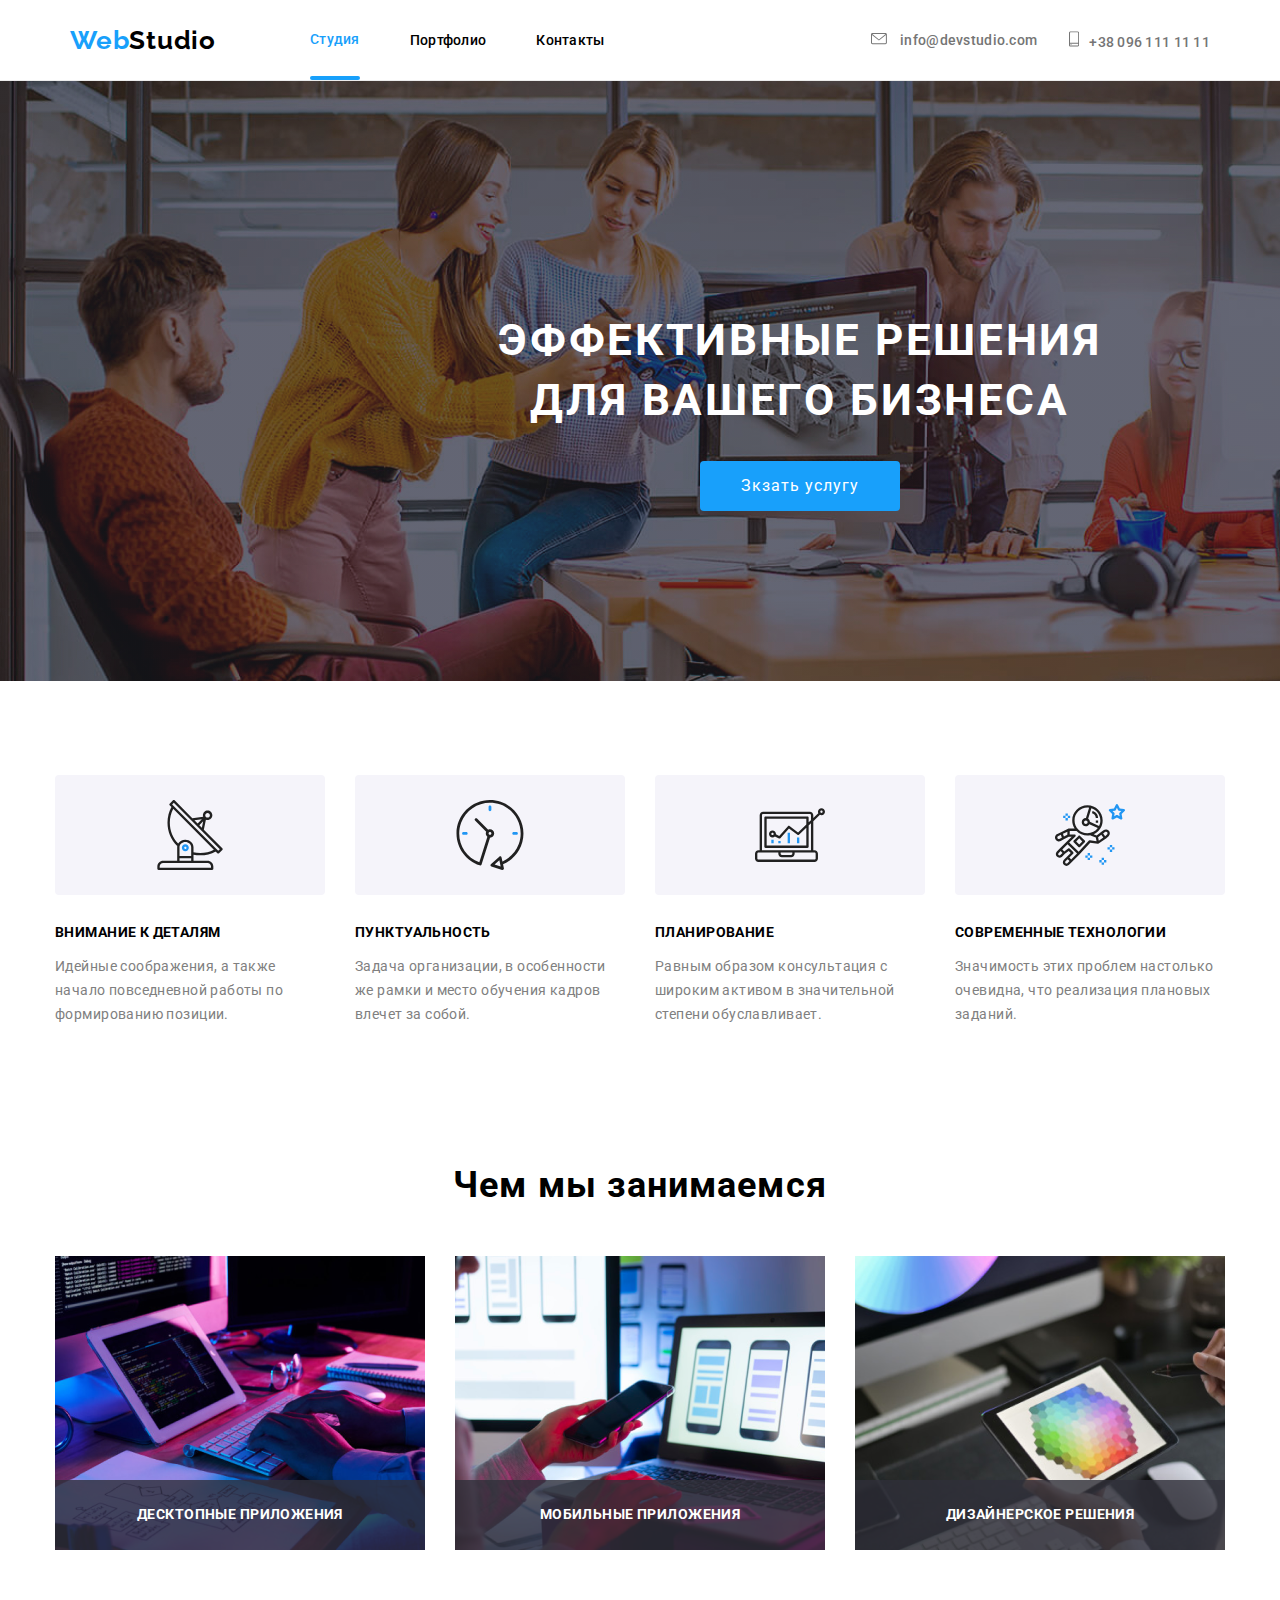
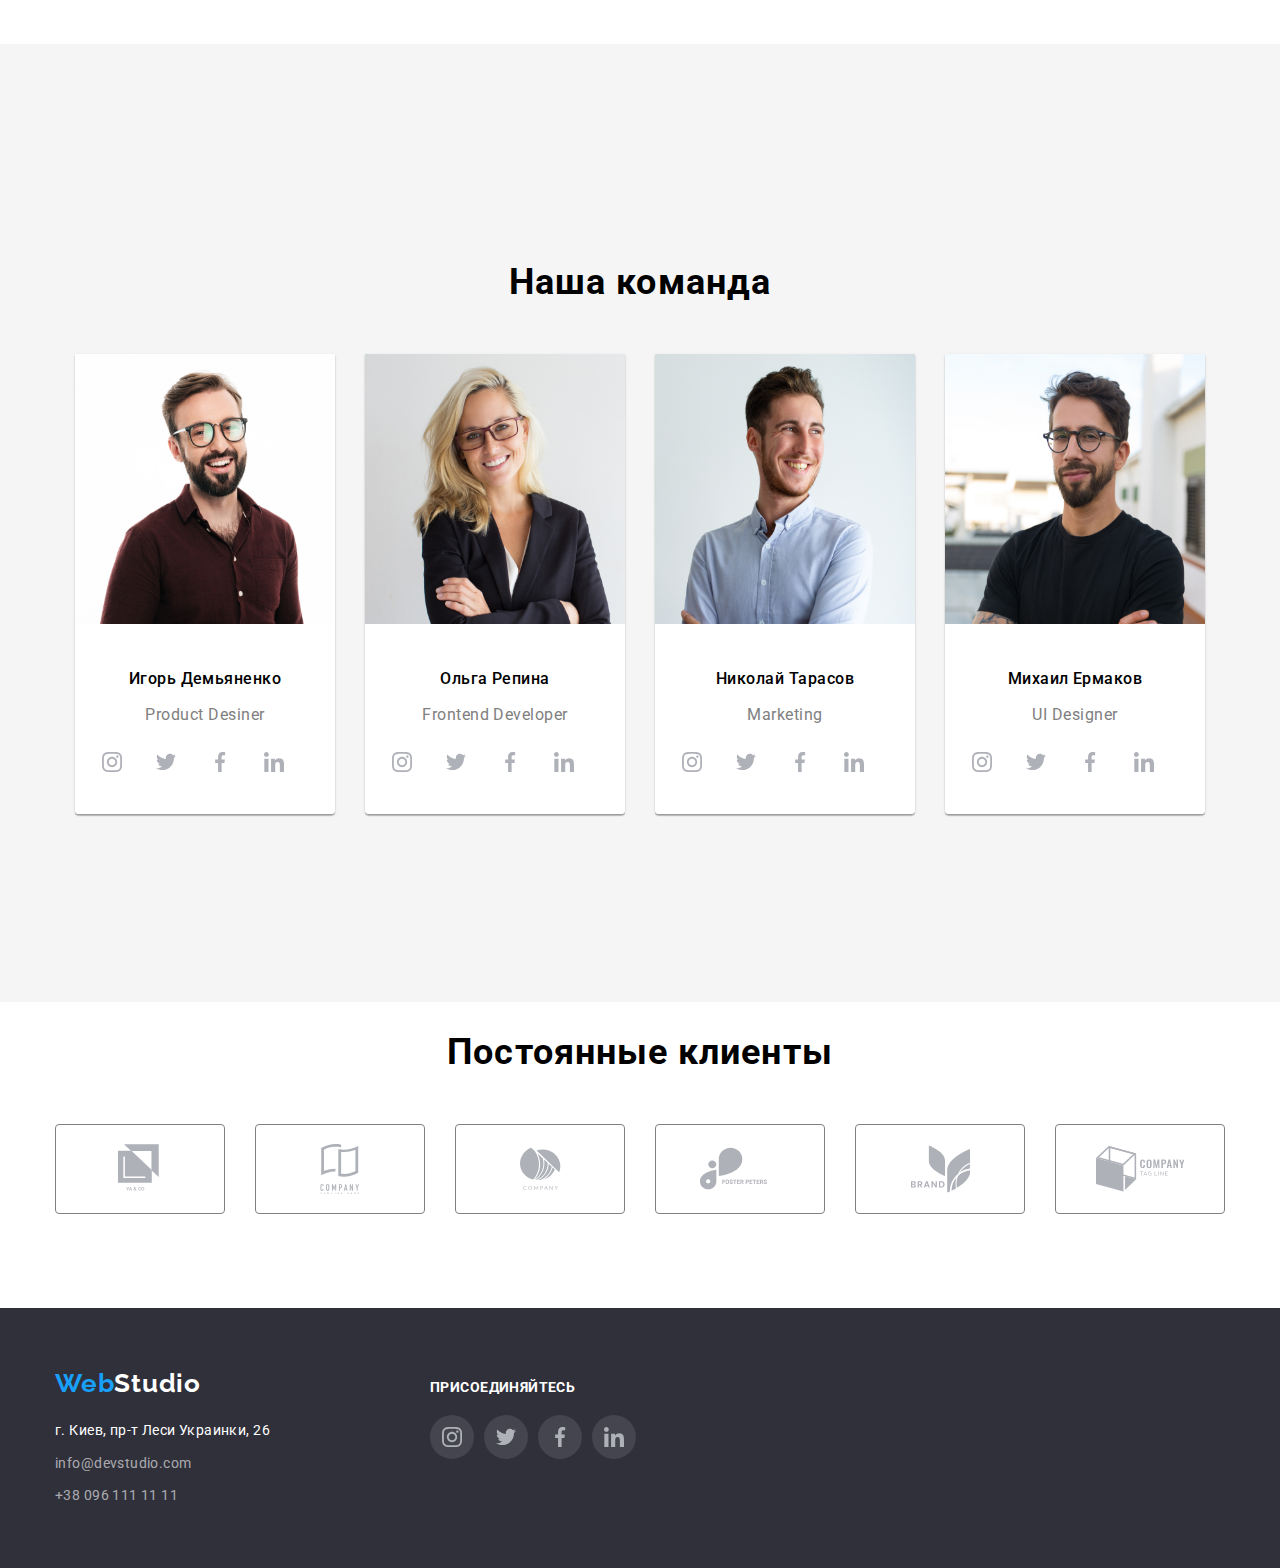
<file: index.html>
<!DOCTYPE html>
<html lang="en">
<head>
    <meta charset="UTF-8">
    <meta name="viewport" content="width=device-width, initial-scale=1.0">
    <title>Document</title>
<link rel="preconnect" href="https://fonts.gstatic.com">
<link
    href="https://fonts.googleapis.com/css2?family=Raleway:wght@400;700;900&family=Roboto:wght@400;500;700;900&display=swap"
    rel="stylesheet">
    <link rel="stylesheet" href="https://cdnjs.cloudflare.com/ajax/libs/modern-normalize/1.0.0/modern-normalize.min.css">
    <link rel="stylesheet" href="./style.css">
</head>
<body>
    <header class="page-header">
            <div class="container header flex">
         <nav class="container main-nav flex">    
            <a href="/" class="logo-web">Web<span class="logo-studio">Studio</span></a>

             <ul class="site-nav list flex">
                 <li class="nav-item"> 
                     <a class="nav-link-studio" href="/index.html">Студия</a></li>
                <li class="nav-item"> 
                    <a class="nav-link" href="./portfolio.html" class="link">Портфолио</a></li>
           
           
                <li class="nav-item"> <a class="nav-link" href="" class="link">Контакты</a></li>
            </ul>
            
            <ul class="auth-nav list flex">
                <li class="item">
                    <a class="nav"href=""class="link"> 
                        <svg class="envelop"> 
                            <use href="./img/icon/symbol-defs.svg#icon-envelope"></use>
                    </svg> info@devstudio.com </a></li>
               
                    <li class="item">
                    <a class="nav" href=""class="link"> 
                        <svg class="tel"> 
                        <use href="./img/icon/symbol-defs.svg#icon-smartphone"></use>
                    </svg>+38 096 111 11 11</a></li>
            </ul>
            </nav>
        </div>
         </header>
         <main>
         <section class="hero">
                 <div class="hero-container">
                 <h1 class="main-title">Эффективные решения <br> для вашего бизнеса</h1>
               <button class="btn-hero" data-modal-open>Зкзать услугу</button>
                            </div>
                           
             </section>
             <section class="section">
                 <div class="container advantages">
                 <ul class="advantages-list list">
                     <li class="item">
                         <div class="icon-box">
                             <svg class="icon">
                                 <use href="./img/icon/symbol-defs.svg#icon-antenna"></use>
                             </svg>
                         </div>
                         <h3 class="advantages-title">Внимание к деталям</h3>
                         <p class="advantages-contente">Идейные соображения, а также начало повседневной работы по формированию позиции.</p>
                     </li>
                    <li class="item">
                        <div class="icon-box">
                            <svg class="icon">
                                <use href="./img/icon/symbol-defs.svg#icon-clock"></use>
                            </svg>
                        </div>
                        <h3 class="advantages-title" >Пунктуальность</h3>
                        <p class="advantages-contente" >Задача организации, в особенности же рамки и место обучения кадров влечет за собой.</p>
                    </li>
                    <li class="item">
                        <div class="icon-box">
                            <svg class="icon">
                                <use href="./img/icon/symbol-defs.svg#icon-diagram"></use>
                            </svg>
                        </div>
                        <h3 class="advantages-title" >Планирование</h3>
                        <p class="advantages-contente" >Равным образом консультация с широким активом в значительной степени обуславливает.</p>
                    </li>
                    <li class="item">
                        <div class="icon-box">
                            <svg class="icon">
                                <use href="./img/icon/symbol-defs.svg#icon-astronaut"></use>
                            </svg>
                        </div>
                        <h3 class="advantages-title">Современные технологии</h3>
                        <p class="advantages-contente">Значимость этих проблем настолько очевидна, что реализация плановых заданий.</p>
                    </li>
                 </ul>  
                </div>
             </section>
          
             <section class="section-activiti">
                 <div class="container">
                 <h2 class="section-title">Чем мы занимаемся</h2>
                 <ul class="activiti-list list flex">
                     <li class="activiti-item">
                         <img src="./img/box 1.png" alt="" width="370">
                            <div class="works-lable">Десктопные приложения</div>
                     </li>
                     <li class="activiti-item" ><img src="./img/img.png" alt="" width="370" >
                           <div class="works-lable">Мобильные приложения</div>
                     </li>
                     <li class="activiti-item"><img src="./img/img (1).png" alt="" width="370">
                               <div class="works-lable">Дизайнерское решения</div>
                    </li>
                                      
                </ul> 
             </section>
            <section class="section-our-comanda">
                <div class="container comanda">
                <h2 class="section-title">Наша команда</h2>
                <ul class="our-comanda list">
                    <li class="our-comanda-item">
                        <img src="./img/img.jpg" alt="Игорь Демьяненко" width="260" height="270">

                        <div class="comanda-card">

                        <h3 class="name">Игорь Демьяненко</h3>
                        <p class="profession">Product Desiner</p>
                        <div>
                            <ul class="social-links" >
                                 <li class="link-list" >
                                     <a class="link" href="https://www.instagram.com">
                                        <svg class="social-icon">
                                            <use href="./img/icon/symbol-defs.svg#icon-instagram">
                                            </use>
                                        </svg>
                                    </a>
                                 </li>
                                <li class="link-list" >
                                     <a class="link" href="https://www.twitter.com">
                                        <svg class="social-icon">
                                            <use href="./img/icon/symbol-defs.svg#icon-twitter">
                                            </use>
                                        </svg>
                                    </a> 
                                </li>
                                <li class="link-list" >
                                     <a class="link" href="https://www.facebook.com">
                                        <svg class="social-icon">
                                            <use href="./img/icon/symbol-defs.svg#icon-facebook">
                                            </use>
                                        </svg>
                                    </a>
                                </li>
                                <li class="link-list" >
                                     <a class="link" href="https://www.linkedin.com">
                                        <svg class="social-icon">
                                            <use href="./img/icon/symbol-defs.svg#icon-linkedin">
                                            </use>
                                        </svg>
                                    </a></li>
                            </ul>
                        </div>

                       </div>
                    </li>
                    <li class="our-comanda-item">
                        <img src="./img/imgk.jpg" alt="Ольга Репина" width="260" height="270">

                        <div class="comanda-card">

                        <h3 class="name">Ольга Репина</h3>
                    <p class="profession">Frontend Developer</p>
                    <div>
                        <ul class="social-links">
                            <li class="link-list">
                                <a class="link" href="https://www.instagram.com">
                                    <svg class="social-icon">
                                        <use href="./img/icon/symbol-defs.svg#icon-instagram">
                                        </use>
                                    </svg>
                                </a>
                            </li>
                            <li class="link-list">
                                <a class="link" href="https://www.twitter.com">
                                    <svg class="social-icon">
                                        <use href="./img/icon/symbol-defs.svg#icon-twitter">
                                        </use>
                                    </svg>
                                </a>
                            </li>
                            <li class="link-list">
                                <a class="link" href="https://www.facebook.com">
                                    <svg class="social-icon">
                                        <use href="./img/icon/symbol-defs.svg#icon-facebook">
                                        </use>
                                    </svg>
                                </a>
                            </li>
                            <li class="link-list">
                                <a class="link" href="https://www.linkedin.com">
                                    <svg class="social-icon">
                                        <use href="./img/icon/symbol-defs.svg#icon-linkedin">
                                        </use>
                                    </svg>
                                </a>
                            </li>
                        </ul>
                    </div>
                </div>
                </li>
                    <li class="our-comanda-item">
                        <img src="./img/img (1).jpg" alt="Николай Тарасов" width="260" height="270">

                        <div class="comanda-card" >
                        <h3 class="name">Николай Тарасов</h3>
                        <p class="profession">Marketing</p>
                        <div>
                            <ul class="social-links">
                                <li class="link-list">
                                    <a class="link" href="https://www.instagram.com">
                                        <svg class="social-icon">
                                            <use href="./img/icon/symbol-defs.svg#icon-instagram">
                                            </use>
                                        </svg>
                                    </a>
                                </li>
                                <li class="link-list">
                                    <a class="link" href="https://www.twitter.com">
                                        <svg class="social-icon">
                                            <use href="./img/icon/symbol-defs.svg#icon-twitter">
                                            </use>
                                        </svg>
                                    </a>
                                </li>
                                <li class="link-list">
                                    <a class="link" href="https://www.facebook.com">
                                        <svg class="social-icon">
                                            <use href="./img/icon/symbol-defs.svg#icon-facebook">
                                            </use>
                                        </svg>
                                    </a>
                                </li>
                                <li class="link-list">
                                    <a class="link" href="https://www.linkedin.com">
                                        <svg class="social-icon">
                                            <use href="./img/icon/symbol-defs.svg#icon-linkedin">
                                            </use>
                                        </svg>
                                    </a>
                                </li>
                            </ul>
                        </div>
                    </div>
                    </li>
                    <li class="our-comanda-item">
                        <img src="./img/mi.jpg" alt="Михаил Ермаков" width="260" height="270">
                        <div class="comanda-card">
                        <h3 class="name">Михаил Ермаков</h3>
                        <p class="profession">UI Designer</p>
                        <div>
                            <ul class="social-links">
                                <li class="link-list">
                                    <a class="link" href="https://www.instagram.com">
                                        <svg class="social-icon">
                                            <use href="./img/icon/symbol-defs.svg#icon-instagram">
                                            </use>
                                        </svg>
                                    </a>
                                </li>
                                <li class="link-list">
                                    <a class="link" href="https://www.twitter.com">
                                        <svg class="social-icon">
                                            <use href="./img/icon/symbol-defs.svg#icon-twitter">
                                            </use>
                                        </svg>
                                    </a>
                                </li>
                                <li class="link-list">
                                    <a class="link" href="https://www.facebook.com">
                                        <svg class="social-icon">
                                            <use href="./img/icon/symbol-defs.svg#icon-facebook">
                                            </use>
                                        </svg>
                                    </a>
                                </li>
                                <li class="link-list">
                                    <a class="link" href="https://www.linkedin.com">
                                        <svg class="social-icon">
                                            <use href="./img/icon/symbol-defs.svg#icon-linkedin">
                                            </use>
                                        </svg>
                                    </a>
                                </li>
                            </ul>
                        </div>
                    </div>
                    </li>
                </ul>
            </div>
            </section>
            <section class="">
                <div class="container">
                    <h2 class="section-title">Постоянные клиенты</h2>
                    <ul class="clients">
                        <li class="clients-wrapper"> 
                            <a class="clients-icons" href="">
                             <svg class="clients-icon" width="45" height="50" > 
                                 <use href="./img/icon/symbol-defs.svg#icon-logo-1">

                        </use>
                        </svg>
                        </a> 
                        </li>
                        <li class="clients-wrapper"> 
                            <a class="clients-icons" href="">
                             <svg class="clients-icon" width="40" height="52"> 
                                 <use href="./img/icon/symbol-defs.svg#icon-logo-2">

                        </use>
                        </svg>
                        </a>
                    </li>
                        <li class="clients-wrapper"> 
                            <a class="clients-icons" href="">
                             <svg class="clients-icon" width="41" height="43"> 
                                 <use href="./img/icon/symbol-defs.svg#icon-logo-3">

                        </use>
                        </svg>
                        </a>
                    </li>
                        <li class="clients-wrapper"> 
                            <a class="clients-icons" href="">
                             <svg class="clients-icon" width="80" height="43"> 
                                 <use href="./img/icon/symbol-defs.svg#icon-logo-4">

                        </use>
                        </svg>
                        </a>
                    </li>
                        <li class="clients-wrapper"> 
                            <a class="clients-icons" href="">
                             <svg class="clients-icon" width="59" height="47"> 
                                 <use href="./img/icon/symbol-defs.svg#icon-logo-5">

                        </use>
                        </svg>
                        </a>
                    </li>
                        <li class="clients-wrapper"> 
                            <a class="clients-icons" href="">
                             <svg class="clients-icon"width="89" height="46" > 
                                 <use href="./img/icon/symbol-defs.svg#icon-logo-6">

                        </use>
                        </svg>
                        </a>
                    </li>
                    </ul>
            </section>
         </main>
         <footer class="page-footer">
           <div class="container footer-container">
               <div>
                <a  href="/" class="logo-web">Web<span class="footer-logo-studio">Studio</span></a>
            <address>
            <ul class="contact-footer list">
                <li class="item">
                    <a class="address" href="">г. Киев, пр-т Леси Украинки, 26</a>
                </li>
                <li class="item">
                    <a class="contact-link" href="">info@devstudio.com</a>
                </li>
                <li class="item"><a class="contact-link" href="">+38 096 111 11 11</a></li>
            </ul>
            </address></div>
                <div class="sociali-link">
            <h3 class="ft-icon-title">присоединяйтесь</h3>
            <ul class="list social-network">
                
            <li class="social-network-item">
                <a class="social-network-link" href="">
                    <svg class="social-icons-svg">
                        <use href="./img/icon/symbol-defs.svg#icon-instagram"></use>
                    </svg>
                </a>
            </li>
            <li class="social-network-item">
                <a class="social-network-link" href="">
                    <svg class="social-icons-svg">
                        <use href="./img/icon/symbol-defs.svg#icon-twitter"></use>
                    </svg>
                </a>
            </li>
            <li class="social-network-item">
                <a class="social-network-link" href="">
                    <svg class="social-icons-svg">
                        <use href="./img/icon/symbol-defs.svg#icon-facebook"></use>
                    </svg>
                </a>
            </li>
            <li class="social-network-item">
                <a class="social-network-link" href="">
                    <svg class="social-icons-svg">
                        <use href="./img/icon/symbol-defs.svg#icon-linkedin"></use>
                    </svg>
                </a>
            </li>
            </ul>
        </div>
        </div>
         </footer>
        <div class="backdrop is-hidden" data-modal>
            <div class="modal">
                            <button class="close" data-modal-close></button>
            </div>
        </div>
    <script src="./js/modal.js"></script>  
</body>
</html>
</file>
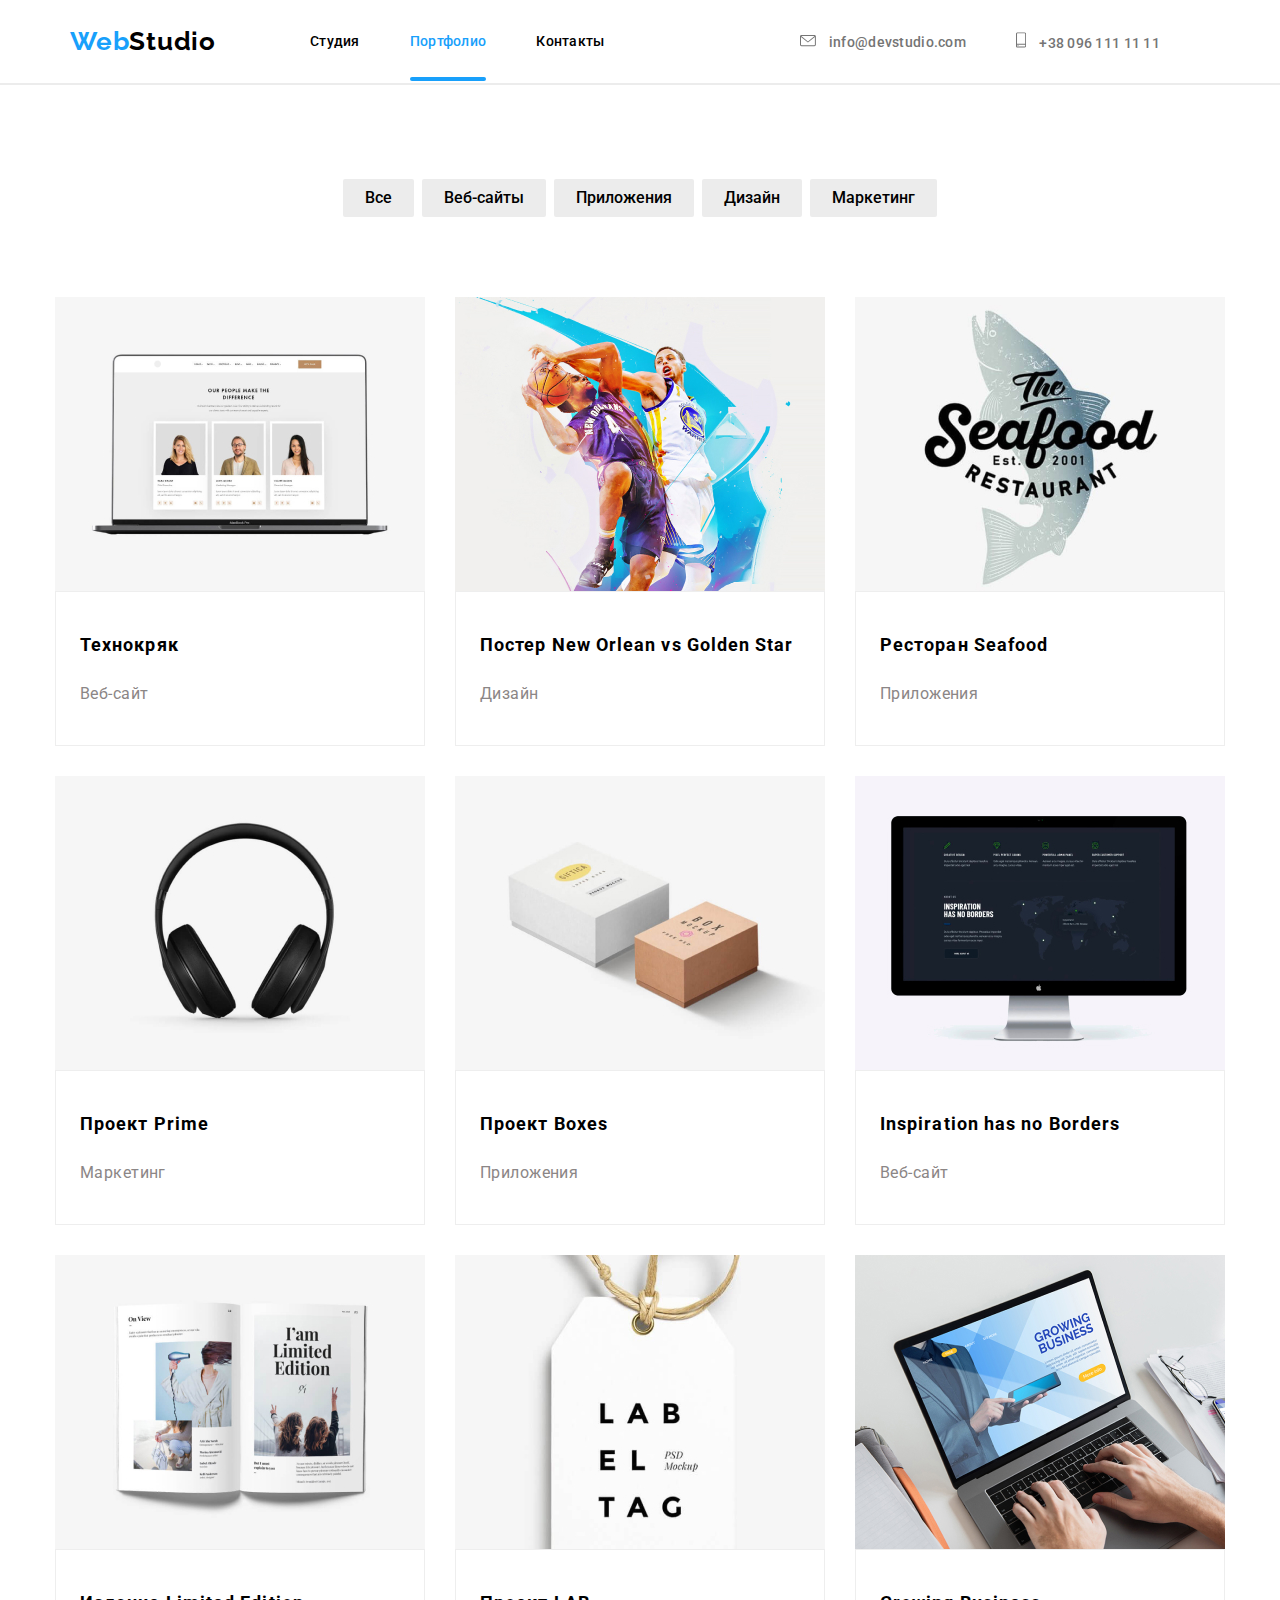
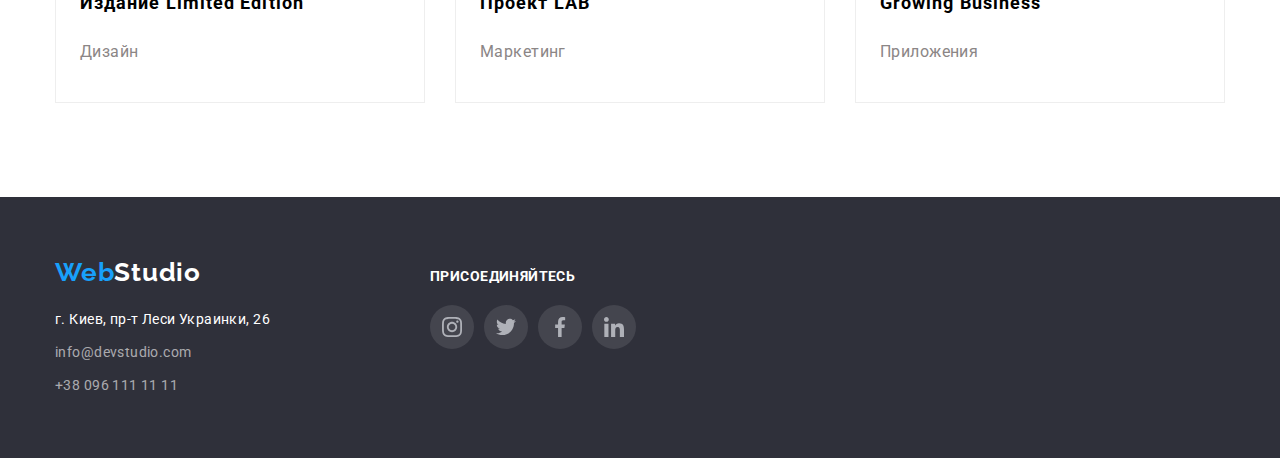
<file: portfolio.html>
<!DOCTYPE html>
<html lang="en">

<head>
    <meta charset="UTF-8">
    <meta name="viewport" content="width=device-width, initial-scale=1.0">
    <title>Document</title>
    <link rel="preconnect" href="https://fonts.gstatic.com">
    <link
        href="https://fonts.googleapis.com/css2?family=Raleway:wght@400;700;900&family=Roboto:wght@400;500;700;900&display=swap"
        rel="stylesheet">
    <link rel="stylesheet" href="https://cdnjs.cloudflare.com/ajax/libs/modern-normalize/1.0.0/modern-normalize.min.css">
    <link rel="stylesheet" href="./style.css">
</head>

<body>
    <header class="page-header">
        <div class="container header flex">
        <nav class="container main-nav flex">
        <a href="/"class="logo-web">Web<span class="logo-studio">Studio</span></a>
               
                  <ul class="site-nav list flex">
         <li class="nav-item">
          <a class="nav-link" href="./index.html" class="link">Студия</a></li>
      <li class="nav-item">
          <a class="nav-link-pf" href="./portfolio.html">Портфолио</a></li>
                <li class="nav-item"> <a class="nav-link" href="" class="link">Контакты</a></li>
            </ul>
       
        <ul class="auth-nav list flex">
            <li class="nav-item" ><a class="nav-link" href="" class="link"><svg class="envelop">
                <use href="./img/icon/symbol-defs.svg#icon-envelope"></use>
            </svg> info@devstudio.com</a></li>
            <li class="nav-item">
                <a class="nav-link" href="" class="link"><svg class="tel">
                    <use href="./img/icon/symbol-defs.svg#icon-smartphone"></use>
                </svg>
                    +38 096 111 11 11</a></li>
            
        </ul>
        </nav> 
        </div>
    </header>
    <main>
    <section class="portfolio-section">  
        <div class="container">
            <ul class="filters-list list flex">
              <li class="filter-item"> 
                <button class="filter-button">Все</button>
            </li>  
            

            <li class="filter-item">
                <button class="filter-button">Веб-сайты</button>
                            </li>
            <li class="filter-item">
                <button class="filter-button">Приложения</button>
            </li>
            <li class="filter-item">
             <button class="filter-button">Дизайн</button>

            </li>
            <li class="filter-item">
               <button class="filter-button">Маркетинг</button>

            </li>
        
            </ul>
        
          <ul class="picture-list list flex">
              <li class="picture-card">
                <div class="overlay-img">
                  <img src="./img/img (9).jpg" alt="" width="370" height="294">
                     <div class="overlay">
                         <p class="overlay-text">
                    Технокряк это современная площадка распространения коронавируса. Компании используют эту платформу для цифрового
                шпионажа и атак на защищённые сервера конкурентов.</p>
                  </div>
                 </div>                 
                   <div class="picture-card-content"> 
                       <h2 class="picture-card-title"> Технокряк </h2>
                        <p class="picture-card-text"> Веб-сайт </p>
                    </div>
                    </li>

                   <li class="picture-card">
                       <div class="overlay-img">  
                          <img src="./img/img (10).jpg" alt="" width="370" height="294">
                                <div class="overlay">
                                <p class="overlay-text">
                     Технокряк это современная площадка распространения коронавируса. Компании используют эту платформу для цифрового
                    шпионажа и атак на защищённые сервера конкурентов.
                    </p>
                </div>
                </div> 
                    <div class="picture-card-content">
                     <h2 class="picture-card-title">Постер New Orlean vs Golden Star</h2>
                    <p class="picture-card-text">Дизайн</p>
                </div>
            </li>

                        <li class="picture-card" >
                            <div class="overlay-img">
                <img src="./img/img (11).jpg" alt="" width="370"  height="294">
                     <div class="overlay">
                        <p class="overlay-text">
                     Технокряк это современная площадка распространения коронавируса. Компании используют эту платформу для цифрового
                      шпионажа и атак на защищённые сервера конкурентов.
                       </p>
                      </div>
                </div>
                <div class="picture-card-content">
                <h2 class="picture-card-title">Ресторан Seafood </h2>
                    <p class="picture-card-text">Приложения</p>
              </div> 
            </li>


            <li class="picture-card" >
                <div class="overlay-img">
                <img src="./img/img (3).jpg" alt="" width="370" height="294">
              
                <div class="overlay">
                    <p class="overlay-text">
                        Технокряк это современная площадка распространения коронавируса. Компании используют эту платформу для цифрового
                        шпионажа и атак на защищённые сервера конкурентов.
                    </p>
                </div>
            </div>
                <div class="picture-card-content">
                <h2 class="picture-card-title"> Проект Prime</h2>
    
                <p class="picture-card-text">Маркетинг</p>
               </div> 
            </li>

            <li class="picture-card" >
                <div class="overlay-img">
                <img src="./img/img (4).jpg" alt="" width="370" height="294">

                 <div class="overlay">
                   <p class="overlay-text">
        Технокряк это современная площадка распространения коронавируса. Компании используют эту платформу для цифрового
        шпионажа и атак на защищённые сервера конкурентов.
                        </p>
                        </div>
                       </div>
                <div class="picture-card-content">
                <h2 class="picture-card-title" > Проект Boxes</h2>
                    <p class="picture-card-text">Приложения</p>
              </div>  
            </li>


            <li class="picture-card"> 
                <div class="overlay-img">
                <img src="./img/img (5).jpg" alt="" width="370" height="294">
                   <div class="overlay">
                      <p class="overlay-text">
        Технокряк это современная площадка распространения коронавируса. Компании используют эту платформу для цифрового
        шпионажа и атак на защищённые сервера конкурентов.
                       </p>
                         </div>
                           </div>
               <div class="picture-card-content">
            <h2 class="picture-card-title"> Inspiration has no Borders </h2>
                <p class="picture-card-text"> Веб-сайт</p>
            </div> 
            </li>

           <li class="picture-card">
               <div class="overlay-img">
            <img src="./img/img (6).jpg" alt="" width="370" height="294">
               <div class="overlay">
                 <p class="overlay-text">
        Технокряк это современная площадка распространения коронавируса. Компании используют эту платформу для цифрового
        шпионажа и атак на защищённые сервера конкурентов.
    </p>
</div>
</div>
        <div class="picture-card-content">
            <h2 class="picture-card-title"> Издание Limited Edition</h2>
                <p class="picture-card-text">Дизайн</p>
           </div>
            </li>

            <li class="picture-card">
                <div class="overlay-img">
                <img src="./img/img (7).jpg" alt="" width="370" height="294">
                <div class="overlay">
                    <p class="overlay-text">
                        Технокряк это современная площадка распространения коронавируса. Компании используют эту платформу для цифрового
                        шпионажа и атак на защищённые сервера конкурентов.
                    </p>
                </div></div>
            <div class="picture-card-content">
            <h2 class="picture-card-title">Проект LAB</h2>
                <p class="picture-card-text">Маркетинг</p>
           </div>
            </li>
            <li class="picture-card">
                <div class="overlay-img">
                <img src="./img/img (8).jpg" alt="" width="370" height="294">
                <div class="overlay">
                    <p class="overlay-text">
                        Технокряк это современная площадка распространения коронавируса. Компании используют эту платформу для цифрового
                        шпионажа и атак на защищённые сервера конкурентов.
                    </p>
                </div>
            </div>
               <div class="picture-card-content">
            <h2 class="picture-card-title" > Growing Business </h2>
                <p class="picture-card-text">Приложения</p>
            </div> 
           </li>
           
            </ul>
            </div>
            </section>
         </main>
    <footer class="page-footer">
        <div class="container footer-container">
            <div>
                <a href="/" class="logo-web">Web<span class="footer-logo-studio">Studio</span></a>
                <address>
                    <ul class="contact-footer list">
                        <li class="item">
                            <a class="address" href="">г. Киев, пр-т Леси Украинки, 26</a>
                        </li>
                        <li class="item">
                            <a class="contact-link" href="">info@devstudio.com</a>
                        </li>
                        <li class="item"><a class="contact-link" href="">+38 096 111 11 11</a></li>
                    </ul>
                </address>
            </div>
            <div class="sociali-link">
                <h3 class="ft-icon-title">присоединяйтесь</h3>
                <ul class="list social-network">
        
                    <li class="social-network-item">
                        <a class="social-network-link" href="">
                            <svg class="social-icons-svg">
                                <use href="./img/icon/symbol-defs.svg#icon-instagram"></use>
                            </svg>
                        </a>
                    </li>
                    <li class="social-network-item">
                        <a class="social-network-link" href="#">
                            <svg class="social-icons-svg">
                                <use href="./img/icon/symbol-defs.svg#icon-twitter"></use>
                            </svg>
                        </a>
                    </li>
                    <li class="social-network-item">
                        <a class="social-network-link" href="">
                            <svg class="social-icons-svg">
                                <use href="./img/icon/symbol-defs.svg#icon-facebook"></use>
                            </svg>
                        </a>
                    </li>
                    <li class="social-network-item">
                        <a class="social-network-link" href="">
                            <svg class="social-icons-svg">
                                <use href="./img/icon/symbol-defs.svg#icon-linkedin"></use>
                            </svg>
                        </a>
                    </li>
                </ul>
            </div>
        </div>
    </footer>

</body>

</html>
</file>
<file: style.css>
html {
  box-sizing: border-box;
}

*,
*::before,
*::after {
  box-sizing: border-box;
}

body {
  background-color: var(--primery-white-color);
  font-family: "Roboto", sans-serif;
  font-size: 14px;
  line-height: 1.17;
  letter-spacing: 0.03em;
}
section {
  display: block;
}
.list {
  list-style: none;
}
.page-header {
  border-bottom: 1px solid #ececec;
}
ul {
  padding-inline-start: 0px;
  margin: 0px;
  list-style: none;
}

.hero-container {
  width: 700px;
  text-align: center;
  margin-right: auto;
  margin-left: auto;
  padding-top: 200px;
  padding-bottom: 200px;
}
.logo-studio {
  color: #000;
  font-family: "Raleway", sans-serif;
  font-weight: bold;
  font-size: 26px;
  line-height: 1.19;
  letter-spacing: 0.03em;
  text-decoration: none;
}
.footer-logo-studio {
  color: white;
  font-family: "Raleway", sans-serif;
  font-weight: bold;
  font-size: 26px;
  line-height: 1.19;
  letter-spacing: 0.03em;
  text-decoration: none;
}
.logo-web {
  color: var(--acent-color);
  font-family: "Raleway", sans-serif;
  font-weight: bold;
  font-size: 26px;
  line-height: 1.19;
  letter-spacing: 0.03em;
  text-decoration: none;
}
.container {
  width: 1200px;
  padding-left: 15px;
  padding-right: 15px;
  margin-left: auto;
  margin-right: auto;
}
.main-nav {
  display: flex;
  align-items: center;
}
.site-nav .link {
  padding-top: 32px;
  padding-bottom: 32px;

  color: var(--title-color);

  text-decoration: none;
}

.site-nav {
  display: flex;
  margin-left: 94px;
}
.nav-item {
  margin-right: 50px;
  display: flex;
  position: relative;
}
.nav-link {
  display: block;
  padding-top: 32px;
  padding-bottom: 32px;
  font-weight: 500;
  letter-spacing: 0.02em;
  color: var(--title-color);
  text-decoration: none;
}
.nav-link-studio {
  font-size: 14px;
  line-height: 1.14;
  color: var(--acent-color);
  text-decoration: none;
  font-weight: 500;
  letter-spacing: 0.02em;
}
.nav-link-studio::after {
  content: "";
  width: 100%;
  height: 4px;
  border-radius: 2px;
  background: var(--acent-color);
  position: absolute;
  left: 0;
  bottom: -32px;
}
.nav-link-pf {
  font-size: 14px;
  line-height: 1.14;
  color: var(--acent-color);
  text-decoration: none;
  font-weight: 500;
  letter-spacing: 0.02em;
}
.nav-link-pf::after {
  content: "";
  width: 100%;
  height: 4px;
  border-radius: 2px;
  position: absolute;
  background-color: var(--acent-color);
  left: 0;
  bottom: -32px;
}

.works-lable {
  position: absolute;
  bottom: 0;
  left: 0;
  display: flex;
  justify-content: center;
  align-items: center;
  width: 370px;
  height: 70px;
  font-weight: bold;
  font-size: 14px;
  line-height: 1.14;
  text-transform: uppercase;
  color: var(--ptimary-text-color);
  background-color: rgba(47, 48, 58, 0.8);
}
.activiti-list .activiti-item {
  position: relative;
}
.advantages {
  padding-top: 94px;
  padding-bottom: 94px;
}
.advantages-list {
  display: flex;
}
.advantages-list .item {
  width: 270px;
  margin-right: 30px;
}
.advantages-title {
  color: var(--title-color);
  font-weight: 700;
  font-size: 14px;
  line-height: 1.14;
  letter-spacing: 0.03em;
  text-transform: uppercase;
  margin-bottom: 10px;
}
.advantages-contente {
  color: gray;
  font-weight: 400;
  font-size: 14px;
  line-height: 1.7;
  letter-spacing: 0.03em;
}
.site-nav .item:not(:last-child) {
  margin-right: 50px;
}
.our-comanda {
  display: flex;
  justify-content: center;
  align-items: center;
  width: 1170px;
  margin-right: auto;
  margin-left: auto;
  margin-top: 50px;
  margin-block-end: 0px;
}
.section-activiti {
  padding-bottom: 94px;
}
.section-our-comanda {
  background-color: #f5f5f5;
  padding-top: 94px;
  padding-bottom: 94px;
}
.our-comanda-item:not(:last-child) {
  margin-right: 30px;
}
.our-comanda-item {
  box-shadow: 0px 1px 3px rgba(0, 0, 0, 0.12), 0px 1px 1px rgba(0, 0, 0, 0.14),
    0px 2px 1px rgba(0, 0, 0, 0.2);
  border-radius: 0px 0px 4px 4px;
  background-color: #ffffff;
  overflow: hidden;
}

img {
  display: block;
  max-width: 100%;
}

.nav-link:hover,
.nav-link:focus,
.nav:hover,
.nav:focus,
.contacts-link:hover,
.contacts-link:focus,
.nav-link.current:hover,
.filter-button.current {
  color: var(--acent-color);
  text-decoration: none;
  transition: color 250ms cubic-bezier(0.4, 0, 0.2, 1);
}
.flex {
  display: flex;
  align-items: center;
}

.activiti-item:not(:last-child) {
  margin-right: 30px;
}

.activiti-item {
  width: calc((100%-60px) / 3);
}

.comanda {
  padding-top: 94px;
  padding-bottom: 94px;
  text-align: center;
}
.comanda-card {
  background-color: var(--ptimary-text-color);
  padding: 30px 0px;
}
.name {
  color: var(--title-color);
  font-style: normal;
  font-weight: 500;
  font-size: 16px;
  line-height: 1.18;
  letter-spacing: 0.03em;
  margin-bottom: 10px;
  justify-content: center;
}

.profession {
  color: gray;
  font-weight: 400;
  font-size: 16px;
  line-height: 1.2;
  letter-spacing: 0.03em;
}
.section-title {
  color: var(--title-color);
  font-family: "Roboto", sans-serif;
  margin-bottom: 50px;
  font-weight: 700;
  font-size: 36px;
  line-height: 1.16;
  letter-spacing: 0.03em;
  text-align: center;
}

.specialists {
  color: var(--title-color);
  margin-bottom: 10px;
  font-weight: 500;
}
.auth-nav body {
  font-family: "Roboto", sans-serif;
  color: var(--title-color);
  text-decoration: none;
}

.auth-nav {
  display: flex;
  margin-left: auto;
}
.auth-nav a {
  font-family: "Roboto", sans-serif;
  font-style: normal;
  font-weight: 500;
  font-size: 14px;
  line-height: 16px;
  letter-spacing: 0.02em;
  color: #757575;
  text-decoration: none;
}
.auth-nav .link:hover,
.auth-nav .link:focus,
.auth-nav .link {
  color: var(--title-color);
  text-decoration: none;
  transition: color 250ms cubic-bezier(0.4, 0, 0.2, 1);
}
.auth-nav .item + .item {
  margin-left: 32px;
}

.hero {
  text-align: center;
  background-color: #2f303a;
}
.btn {
  width: 200px;
  height: 26px;
  font-weight: 500px;
  font-size: 16px;
  line-height: 1.25;
  text-decoration: none;
  color: white;
  background-color: var(--acent-color);
  border-radius: 4px;
  display: flex;
  justify-content: center;
  align-items: center;
}
.btn-hero {
  min-width: 200px;
  padding: 10px 32px;

  font-weight: 700px;
  font-size: 16px;

  line-height: 1.88;
  text-decoration: none;
  color: white;
  background-color: var(--acent-color);
  border-radius: 4px;
  border: transparent;
  display: inline-block;
  letter-spacing: 00.06em;
  align-items: center;
  text-align: center;
}
.btn-hero:hover,
.btn-hero:focus {
  background-color: #2196f3;
  transition: color 250ms cubic-bezier(0.4, 0, 0.2, 1);
}
.btn-nav {
  width: 200px;
  height: 26px;
  font-weight: 500px;
  font-size: 16px;
  line-height: 1.25;
  text-decoration: none;
  color: black;
  background-color: white;
  border-radius: 4px;
  display: flex;
  justify-content: center;
  align-items: center;
}
.main-title {
  margin-bottom: 30px;
  text-transform: uppercase;
  font-weight: 900px;
  font-size: 44px;
  text-align: center;
  line-height: 1.36;
  letter-spacing: 00.06em;
  color: #ffffff;
}

.filters {
  text-decoration: none;
  list-style: none;
  font-family: "Roboto", sans-serif;
}
.filters-list {
  display: flex;
  justify-content: center;
  margin-bottom: 50px;
}
.picture {
  text-decoration: none;
  list-style: none;
  font-family: "Roboto", sans-serif;
}
.picture-list {
  flex-wrap: wrap;
  display: flex;
}
.picture-card:hover {
  display: block;
  box-shadow: 0px 1px 1px rgba(0, 0, 0, 0.12), 0px 4px 4px rgba(0, 0, 0, 0.06),
    1px 4px 6px rgba(0, 0, 0, 0.16);
}
.picture-card {
  margin-top: 30px;
}
.picture-card:not(:nth-child(3n)) {
  margin-right: 30px;
}
.portfolio-section {
  padding-top: 94px;
  padding-bottom: 94px;
  border-top: 1px solid #ececec;
}
:root {
  --title-color: #000;
  --ptimary-text-color: white;
  --main-text-color: #000;
  --acent-color: #18a0fb;
}
.page-footer {
  padding-top: 60px;
  padding-bottom: 60px;
  background-color: #2f303a;
}
.contact-footer {
  margin-top: 20px;
  line-height: 1.71;
}
.contact-footer .item + .item {
  margin-top: 9px;
}
.address {
  color: var(--ptimary-text-color);
  font-weight: 400;
  font-size: 14px;
  line-height: 1.5;
  letter-spacing: 0.03em;
  text-decoration: none;
  font-style: normal;
  margin-right: 10px;
}
.contact-link {
  text-decoration: none;
  font-style: normal;
  color: rgba(255, 255, 255, 0.6);
  font-weight: 400;
  font-size: 14px;
  line-height: 1.5;
  letter-spacing: 0.03em;
}
.contact-link:hover,
.contact-link:focus {
  color: #18a0fb;
  transition: color 250ms cubic-bezier(0.4, 0, 0.2, 1);
}
.filter-item:not(:last-child) {
  margin-right: 8px;
}

.filter-button {
  padding: 6px 22px;
  border: 0px;
  border-radius: 2px;
  text-align: center;
  background-color: #ececec;
  font-weight: 500;
  font-size: 16px;
  line-height: 1.62;
  align-items: center;
  text-decoration-color: black;
  color: #000;
}

.filter-button:hover,
.filter-button:focus {
  color: #ffffff;
  background-color: var(--acent-color);
  text-decoration: none;
  transition: background-color 250ms cubic-bezier(0.4, 0, 0.2, 1),
    color 250ms cubic-bezier(0.4, 0, 0.2, 1);
}
.picture-card-content {
  border-top: 1px solid #eeeeee;
  border-right: 1px solid #eeeeee;
  border-bottom: 1px solid #eeeeee;
  border-left: 1px solid #eeeeee;
  background-color: white;
}

.picture-card-title {
  color: var(--title-color);
  font-weight: 700;
  font-size: 18px;
  line-height: 2;
  letter-spacing: 0.06em;
  padding-left: 24px;
  padding-top: 20px;
}

.picture-card-text {
  font-weight: 400;
  font-size: 16px;
  line-height: 1.87;
  padding-left: 24px;
  padding-bottom: 20px;
  color: #8b8686;
}
div {
  display: block;
}

.hero {
  width: 1600px;
  height: 600px;
  margin-left: auto;
  margin-right: auto;
  background-size: cover;
  background-repeat: no-repeat;
  background-image: linear-gradient(
      rgba(47, 48, 58, 0.4),
      rgba(47, 48, 58, 0.4)
    ),
    url(../img/hero.jpg);
}
.tel {
  display: inline-flex;
  width: 10px;
  height: 16px;
  margin-right: 10px;
  align-items: center;
  --color5: #ffffff;
}

.envelop {
  display: inline-flex;
  width: 16px;
  height: 12px;
  margin-right: 10px;
  align-items: center;
  --color3: #757575;
}
.envelop:hover,
.envelop:focus,
.tel:hover,
.tel:focus {
  --color3: var(--acent-color);
  --color5: var(--acent-color);
}

.icon-box {
  display: flex;
  width: 270px;
  height: 120px;
  background-color: #f5f4fa;
  border-radius: 4px;
  margin-bottom: 30px;
  justify-content: center;
  align-items: center;
}
.icon {
  width: 70px;
  height: 70px;
}
.social-links {
  display: flex;
  justify-content: center;
  align-items: center;
  height: 44px;
  color: var(--color2);
  border-radius: 50%;
  fill: currentColor;
  transition: background-color 250ms cubic-bezier(0.4, 0, 0.2, 1), fill 250ms,
    250ms cubic-bezier(0.4, 0, 0.2, 1);
}

.link-list:not(:last-child) {
  margin-right: 10px;
}

.link:hover,
.link:focus {
  background-color: var(--acent-color);
  border-radius: 50%;
  color: #ffffff;
}
.link {
  display: flex;
  width: 44px;
  height: 44px;
  background-color: #ffffff;

  align-items: center;
}
.social-icon {
  fill: currentColor;
  width: 20px;
  height: 20px;
}
.clients {
  display: flex;
  justify-content: space-between;
  align-items: baseline;
  padding-bottom: 94px;
}
.clients-wrapper {
  display: flex;
  justify-content: center;
  align-items: center;
  width: 170px;
  height: 90px;
}

.clients-wrapper:not(:last-child) {
  margin-right: 30px;
}
.clients-icons {
  display: flex;
  align-items: center;
  justify-content: center;
  width: 170px;
  height: 90px;
  border: 1px solid gray;
  border-radius: 4px;
  --color4: #afb1b8;
  --color2: #afb1b8;
}
.clients-icons:hover {
  --color4: var(--acent-color);
  --color2: var(--acent-color);
}
.clients-icon {
  height: 50px;
}
.clients-icons:hover,
.clients-icons:focus {
  transition: color 250ms cubic-bezier(0.4, 0, 0.2, 1);
  fill: #0b288f;
}
.sociali-link {
  padding-top: 12px;
  margin-left: 150px;
}
.ft-icon-title {
  display: block;
  margin-top: 0;
  margin-bottom: 20px;
  font-weight: bold;
  font-size: 14px;
  line-height: 1.1;
  letter-spacing: 0.03em;
  text-transform: uppercase;
  color: var(--ptimary-text-color);
}
.sociali-ft-icons {
  display: flex;
  margin-bottom: 30px;
  justify-content: start;
}
.sociali-icons-wr:not(:last-child) {
  margin-right: 10px;
}
.ft-icons .social-icons {
  background: rgba(255, 255, 255, 0.1);
  color: var(--icon-color-white);
}
.social-icons {
  display: flex;
  justify-content: center;
  align-items: center;
  width: 44px;
  height: 44px;
  border-radius: 50%;
  color: grey;
  transition: background-color 250ms cubic-bezier(0.4, 0, 0.2, 1),
    color 250ms cubic-bezier(0.4, 0, 0.2, 1);
}
.ft-icons {
  fill: currentColor;
}

.social-icon {
  width: 20px;
  height: 20px;
  --color4: #afb1b8;
}
.social-icon:hover {
  --color4: var(--acent-color);
}
.footer-container {
  display: flex;
  align-content: center;
}
.social-network {
  display: flex;
  justify-content: center;
}
.social-network-item {
  background: rgba(255, 255, 255, 0.1);
  border-radius: 50%;
}
.social-network-link {
  display: flex;
  justify-content: center;
  align-items: center;
  width: 44px;
  height: 44px;
  border-radius: 50%;
}
.social-icons-svg {
  width: 20px;
  height: 20px;
  fill: gray;
}
.social-network-item:not(:last-child) {
  margin-right: 10px;
}

.social-icons-svg:hover,
.social-icons-svg:focus {
  cursor: pointer;
  fill: #18a0fb;
}

a {
  text-decoration: none;
}

.overlay-img {
  position: relative;
  overflow: hidden;
}

.overlay-img:hover .overlay {
  transform: translateY(0);
  transition: transform 250ms cubic-bezier(0.4, 0, 0.2, 1);
}
.overlay {
  position: absolute;
  top: 0;
  left: 0;
  content: "";
  display: block;
  width: 100%;
  height: 100%;
  background-color: rgba(33, 150, 243, 0.9);
  transform: translateY(100%);
  transition: transform 250ms cubic-bezier(0.4, 0, 0.2, 1);
}

.overlay-text {
  content: "";
  position: absolute;
  padding: 63px 24px;
  margin: 0;
  width: 100%;
  height: 100%;
  font-weight: 400;
  font-size: 18px;
  line-height: 1.56;
  letter-spacing: 0.03em;
  color: var(--ptimary-text-color);
  opacity: 1;
}
.backdrop.is-hidden {
  pointer-events: none;
  opacity: 0;
}
.backdrop {
  position: fixed;
  top: 0;
  left: 0;
  width: 100%;
  height: 100%;
  background-color: rgba(0, 0, 0, 0.2);
  opacity: 1;
  transition: opacity 250ms cubic-bezier(0.4, 0, 0.2, 1);
}
.backdrop .is-hidden .modal {
  transform: translate(-50%, -50%) scale(0.9);
}
.modal {
  position: absolute;
  top: 50%;
  left: 50%;
  min-width: 528px;
  min-height: 581px;
  background: #ffffff;
  box-shadow: 0px 1px 3px rgba(0, 0, 0, 0.12), 0px 1px 1px rgba(0, 0, 0, 0.14),
    0px 2px 1px rgba(0, 0, 0, 0.2);
  border-radius: 4px;
  transform: translate(-50%, -50%) scale(1);
  transition: transform 250ms cubic-bezier(0.4, 0, 0.2, 1);
}
.close {
  position: absolute;
  top: 16px;
  right: 8px;
  width: 30px;
  height: 30px;
  padding: 0;
  display: flex;
  justify-content: center;
  align-items: center;
  background: #ffffff;
  border: 1px solid rgba(0, 0, 0, 0.1);
  color: #000000;
  border-radius: 50%;
  cursor: pointer;
}
</file>
